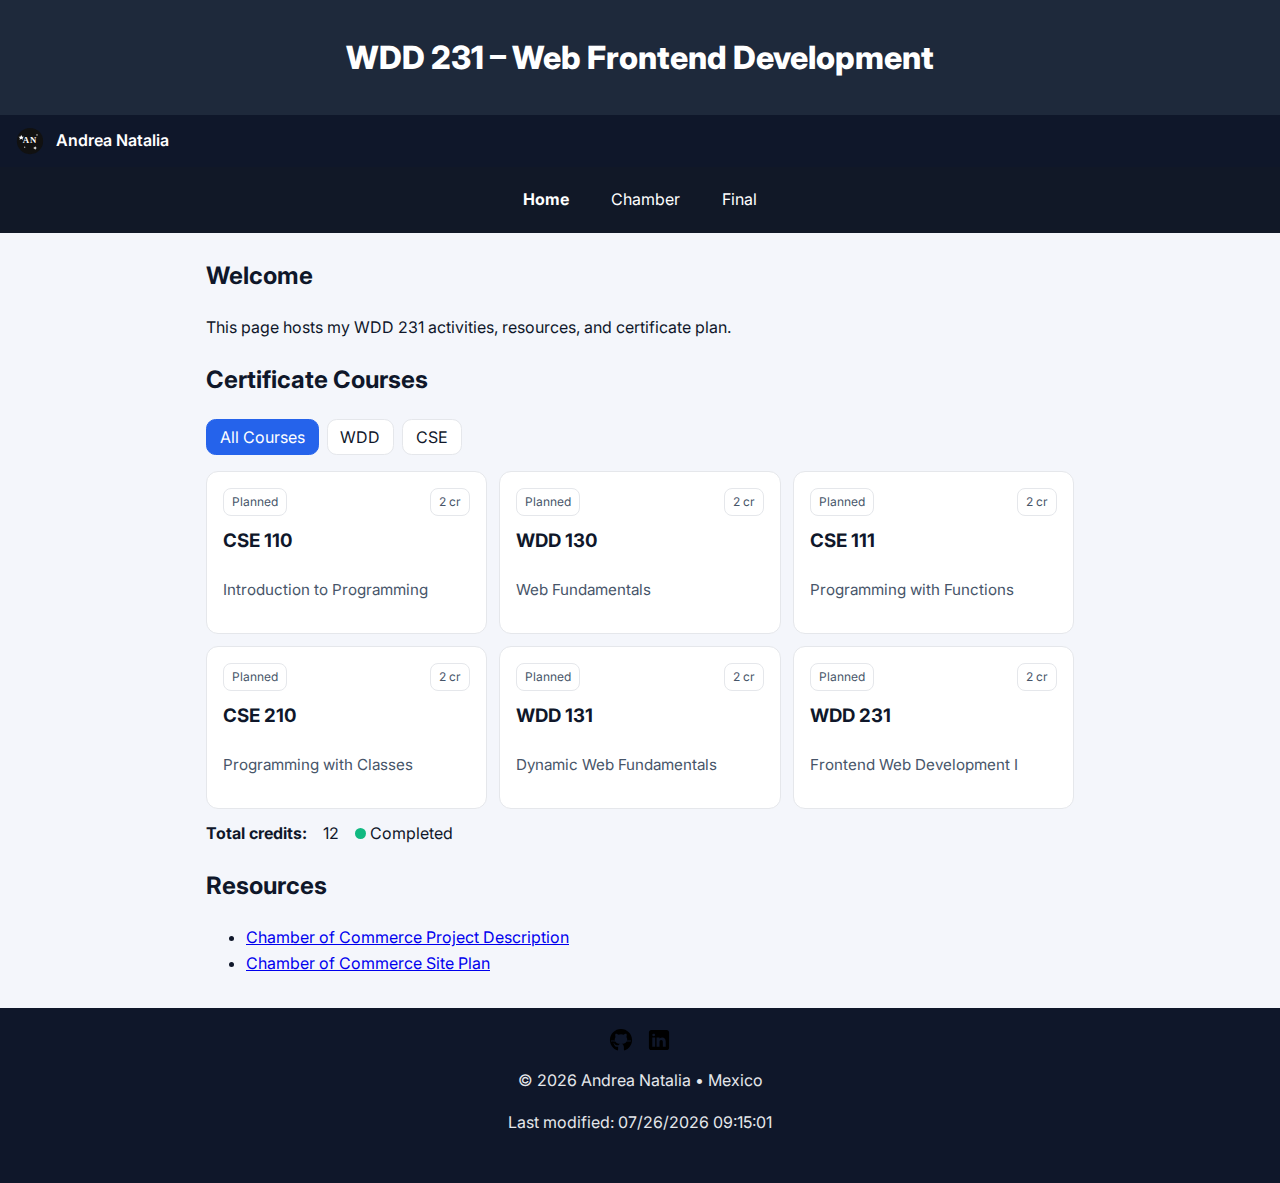
<file: index.html>
<!DOCTYPE html>
<html lang="en">
<head>
  <meta charset="utf-8">
  <meta name="viewport" content="width=device-width, initial-scale=1">
  <title>WDD 231 – Course Home Page</title>
  <meta name="description" content="WDD 231 course home page: activities, resources, and certificate courses.">
  <meta name="author" content="Andrea Natalia">

  <link rel="preconnect" href="https://fonts.gstatic.com" crossorigin>
  <link href="https://fonts.googleapis.com/css2?family=Inter:wght@400;600;800&display=swap" rel="stylesheet">

  <link rel="stylesheet" href="styles/normalize.css">
  <link rel="stylesheet" href="styles/small.css">
  <link rel="stylesheet" href="styles/larger.css">

  <script defer src="scripts/navigation.js"></script>
  <script defer src="scripts/date.js"></script>
  <script defer src="scripts/courses.js"></script>
  <script defer src="scripts/render-courses.js"></script>
</head>
<body>

  <header class="top-banner">
    <h1>WDD 231 – Web Frontend Development</h1>
  </header>

  <header class="site-header">
    <img src="images/logo.svg" alt="site logo" width="1" height="1" class="logo">
    <span class="site-name">Andrea Natalia</span>
    <button id="nav-button" class="hamburger" aria-label="navigation" aria-controls="primary-nav" aria-expanded="false"></button>
  </header>

  <nav id="primary-nav" class="navigation" aria-label="Primary">
    <ul>
      <li class="current"><a href="./" aria-current="page">Home</a></li>
      <li><a href="chamber/">Chamber</a></li>
      <li><a href="final/">Final</a></li>
    </ul>
  </nav>

  <main class="home-grid">
    <section class="hero block">
      <h2>Welcome</h2>
      <p>This page hosts my WDD 231 activities, resources, and certificate plan.</p>
    </section>

    <section class="courses block">
      <h2>Certificate Courses</h2>

      <div class="filters" role="group" aria-label="Filter courses by subject">
        <button class="filter-btn active" data-filter="all">All Courses</button>
        <button class="filter-btn" data-filter="WDD">WDD</button>
        <button class="filter-btn" data-filter="CSE">CSE</button>
      </div>

      <div id="course-list" class="course-list" aria-live="polite"></div>

      <div class="totals">
        <strong>Total credits:</strong> <span id="credit-total">0</span>
        <span class="legend"><span class="dot done"></span> Completed</span>
      </div>
    </section>

    <section class="resources block">
      <h2>Resources</h2>
      <ul>
        <li><a href="#" rel="noopener">Chamber of Commerce Project Description</a></li>
        <li><a href="#" rel="noopener">Chamber of Commerce Site Plan</a></li>
      </ul>
    </section>
  </main>

  <footer class="site-footer">
    <div class="social">
      <a href="https://github.com/andreanat" aria-label="GitHub"><img src="images/github.svg" alt="" width="32" height="32"></a>
      <a href="https://www.linkedin.com/" aria-label="LinkedIn"><img src="images/linkedin.svg" alt="" width="32" height="32"></a>
    </div>
    <p>© <span id="year"></span> Andrea Natalia • Mexico</p>
    <p id="lastModified"></p>
  </footer>

</body>
</html>
</file>
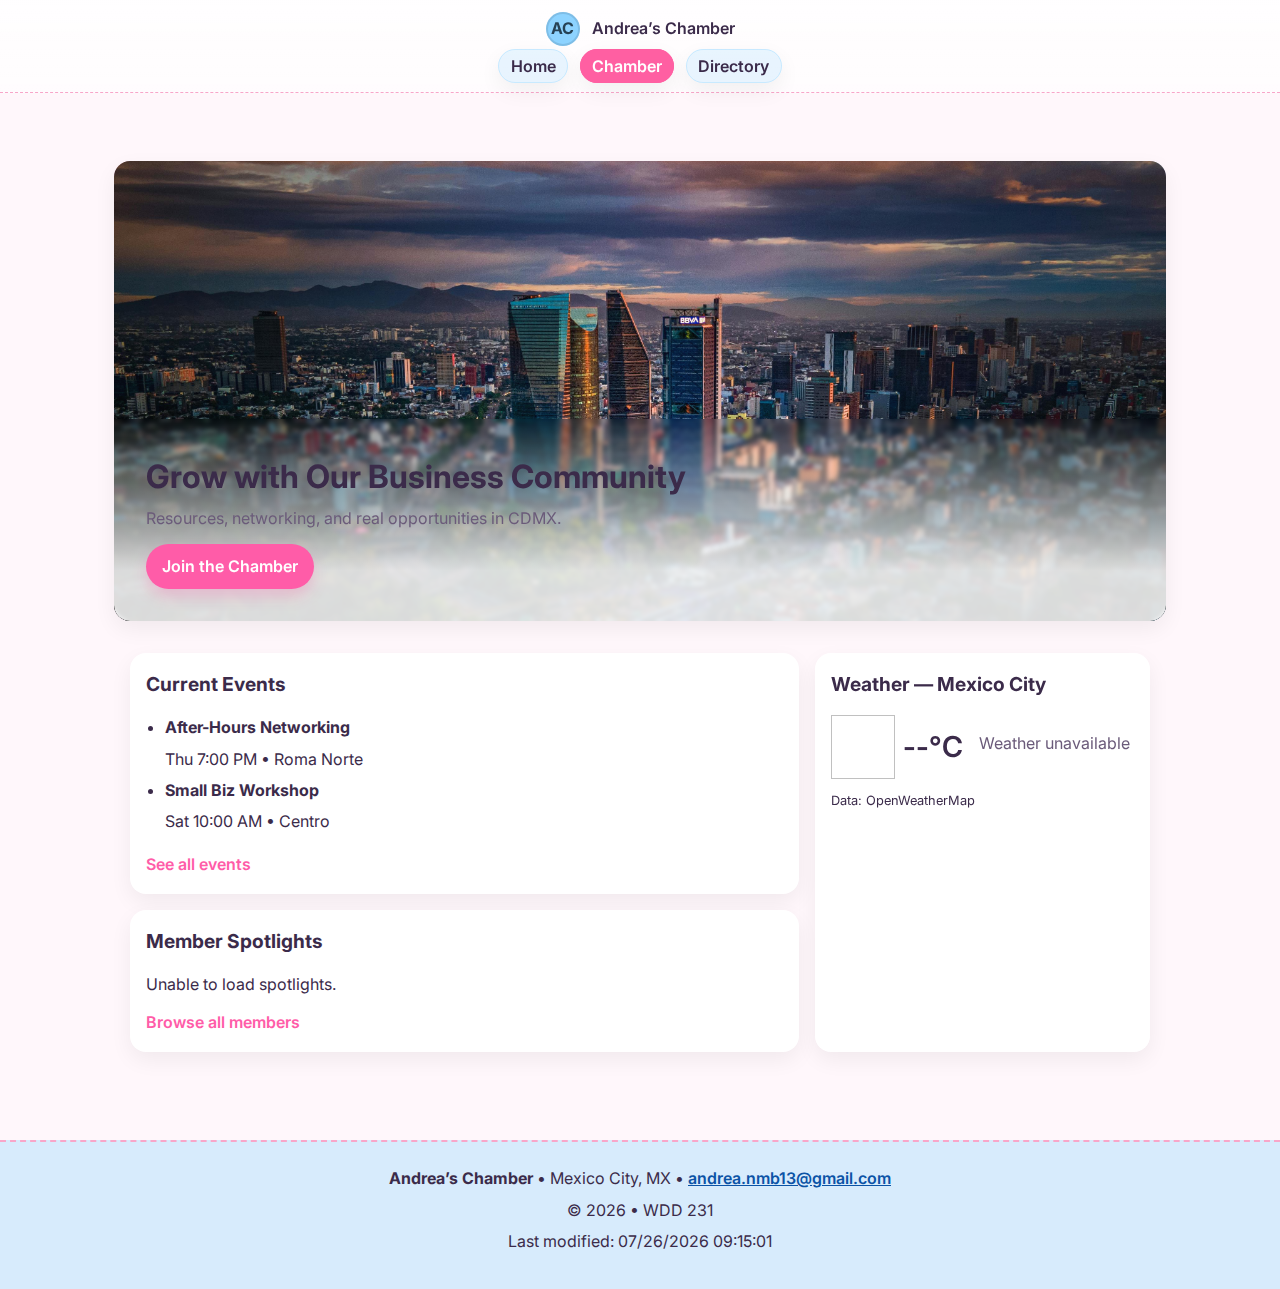
<file: chamber/index.html>
<!doctype html>
<html lang="en-US">
<head>
  <meta charset="UTF-8">
  <meta name="viewport" content="width=device-width,initial-scale=1.0">

  <title>Andrea’s Chamber — Home</title>
  <meta name="description" content="Welcome to Andrea’s Chamber of Commerce. Join local businesses, view events, check the weather, and see our featured members.">
  <meta name="author" content="Andrea Natalia">

  <link rel="icon" href="favicon.ico">
  <link rel="preconnect" href="https://fonts.googleapis.com">
  <link rel="preconnect" href="https://fonts.gstatic.com" crossorigin>
  <link href="https://fonts.googleapis.com/css2?family=Inter:wght@400;600&display=swap" rel="stylesheet">

  <link rel="stylesheet" href="../styles/normalize.css">
  <link rel="stylesheet" href="styles/directory.css">
  <link rel="stylesheet" href="styles/home.css">

  <meta property="og:title" content="Andrea’s Chamber — Home">
  <meta property="og:description" content="Business community in Mexico City. Events, weather, and featured members. Join today!">
  <meta property="og:image" content="images/og-cover.jpg">
  <meta property="og:url" content="https://andreanat.github.io/wdd231/chamber/">
  <meta property="og:type" content="website">
</head>

<body>
  <header class="site-header">
    <div class="brand">
      <a class="logo" href="../index.html" aria-label="Andrea’s Chamber Home">AC</a>
      <span class="brand-name">Andrea’s Chamber</span>
    </div>

    <nav class="main-nav" aria-label="Primary">
      <ul>
        <li><a href="../index.html">Home</a></li>
        <li><a href="index.html" aria-current="page">Chamber</a></li>
        <li><a href="directory.html">Directory</a></li>
      </ul>
    </nav>
  </header>

  <main id="main">
    <section class="hero" aria-label="Welcome banner">
      <img class="hero-img" src="images/hero.jpg" alt="Mexico City skyline at sunset" loading="eager" decoding="async">
      <div class="hero-content">
        <h1>Grow with Our Business Community</h1>
        <p>Resources, networking, and real opportunities in CDMX.</p>
        <a class="cta" href="join.html" aria-label="Join the chamber">Join the Chamber</a>
      </div>
    </section>

    <section class="home-grid">
      <article class="card events" aria-labelledby="events-title">
        <h2 id="events-title">Current Events</h2>
        <ul class="events-list">
          <li>
            <h3>After-Hours Networking</h3>
            <p>Thu 7:00 PM • Roma Norte</p>
          </li>
          <li>
            <h3>Small Biz Workshop</h3>
            <p>Sat 10:00 AM • Centro</p>
          </li>
        </ul>
        <a class="more" href="events.html">See all events</a>
      </article>

      <article class="card weather" aria-labelledby="weather-title">
        <h2 id="weather-title">Weather — Mexico City</h2>
        <div class="current">
          <div class="temp-line">
            <img id="weather-icon" alt="" width="64" height="64">
            <p><span id="current-temp" aria-live="polite">--</span>°<span id="unit">C</span></p>
          </div>
          <p id="current-desc">—</p>
        </div>
        <div class="forecast" aria-label="3-day forecast">
        </div>
        <small class="weather-note">Data: OpenWeatherMap</small>
      </article>

      <article class="card spotlights" aria-labelledby="spot-title">
        <h2 id="spot-title">Member Spotlights</h2>
        <div id="spotlight-wrap" class="spotlight-wrap" aria-live="polite">
        </div>
        <a class="more" href="directory.html">Browse all members</a>
      </article>
    </section>
  </main>

  <footer class="site-footer">
    <p><strong>Andrea’s Chamber</strong> • Mexico City, MX •
      <a href="mailto:andrea.nmb13@gmail.com">andrea.nmb13@gmail.com</a>
    </p>
    <p id="copyright"></p>
    <p id="lastModified"></p>
  </footer>

  <script type="module" src="scripts/home.js"></script>
</body>
</html>
</file>
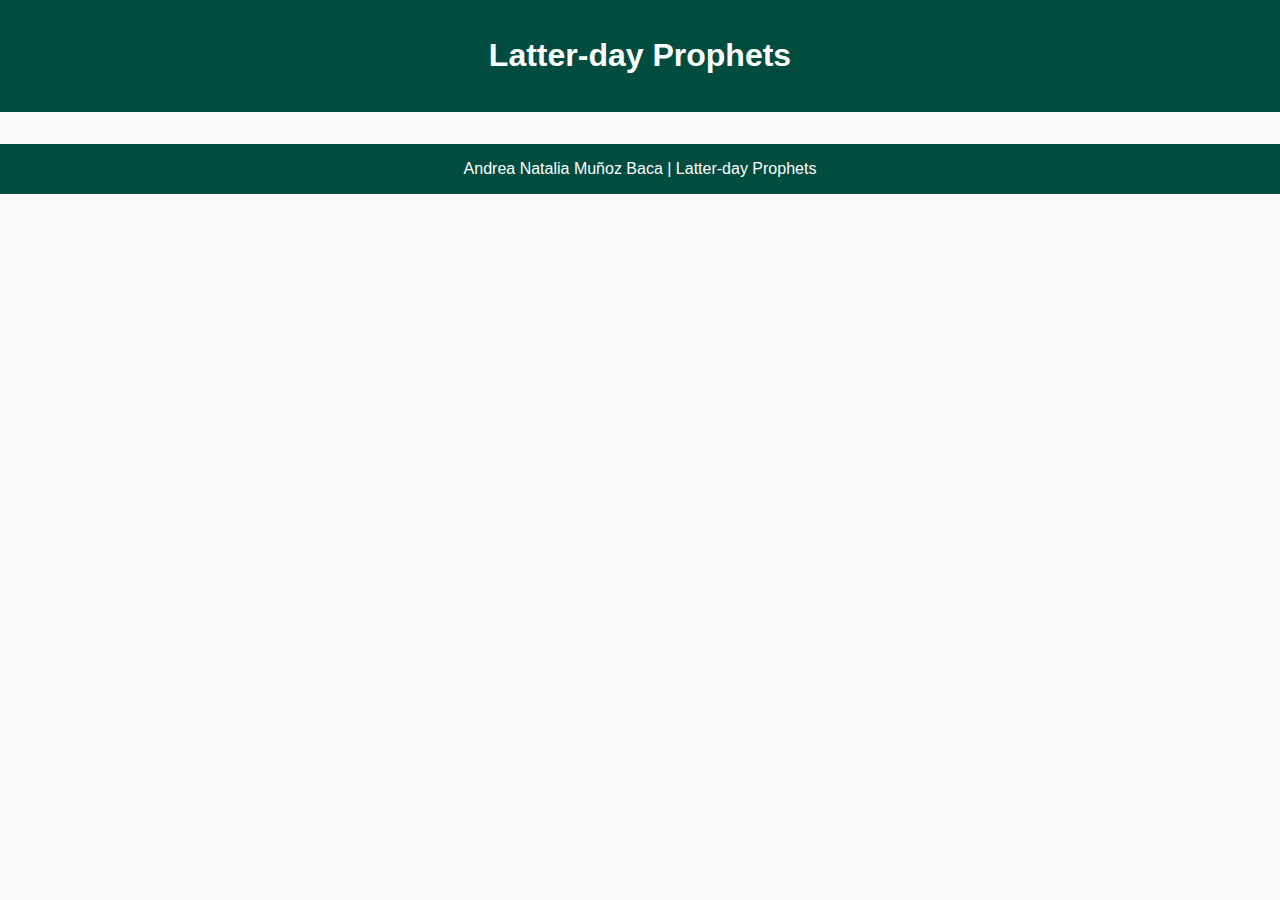
<file: prophets.html>
<!DOCTYPE html>
<html lang="en">
<head>
  <meta charset="UTF-8">
  <meta name="viewport" content="width=device-width, initial-scale=1.0">
  <title>Latter-day Prophets</title>
  <link rel="stylesheet" href="styles/prophets.css">
  <script src="scripts/prophets.js" defer></script>
</head>
<body>
  <header>
    <h1>Latter-day Prophets</h1>
  </header>

  <main>
    <div id="cards"></div>
  </main>

  <footer>
    Andrea Natalia Muñoz Baca | Latter-day Prophets
  </footer>
</body>
</html>
</file>
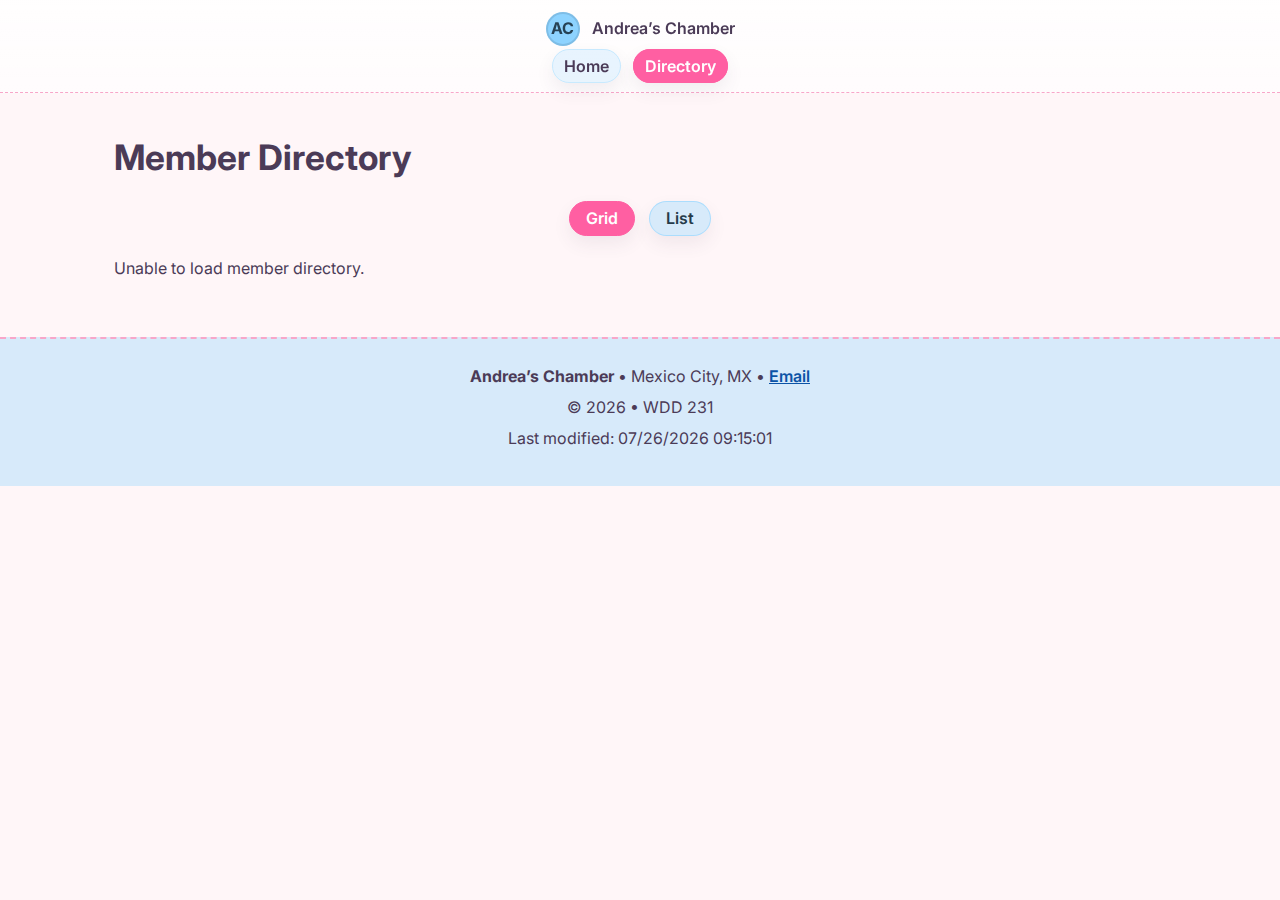
<file: chamber/directory.html>
<!doctype html>
<html lang="en-US">
<head>
  <meta charset="UTF-8">
  <meta name="viewport" content="width=device-width,initial-scale=1.0">

  <title>Chamber Directory — Andrea's Chamber</title>
  <meta name="description" content="Local chamber of commerce member directory with grid and list views. Find websites, phone numbers, and locations for member businesses.">
  <meta name="author" content="Andrea Natalia">

  <link rel="icon" href="favicon.ico">

  <link rel="preconnect" href="https://fonts.googleapis.com">
  <link rel="preconnect" href="https://fonts.gstatic.com" crossorigin>
  <link href="https://fonts.googleapis.com/css2?family=Inter:wght@400;600&display=swap" rel="stylesheet">

  <link rel="stylesheet" href="../styles/normalize.css">
  <link rel="stylesheet" href="styles/directory.css">

  <meta property="og:title" content="Andrea's Chamber | Member Directory">
  <meta property="og:description" content="Browse our chamber member directory. Toggle grid/list view, visit websites, and contact local businesses.">
  <meta property="og:image" content="images/og-cover.jpg">
  <meta property="og:url" content="https://andreanat.github.io/wdd231/chamber/directory.html">
  <meta property="og:type" content="website">
</head>

<body>
  <header class="site-header">
    <div class="brand">
      <a href="../index.html" class="logo" aria-label="Andrea’s Chamber Home">AC</a>
      <span class="brand-name">Andrea’s Chamber</span>
    </div>

    <nav class="main-nav" aria-label="Primary">
      <ul>
        <li><a href="../index.html">Home</a></li>
        <li><a href="directory.html" aria-current="page">Directory</a></li>
      </ul>
    </nav>
  </header>

  <main>
    <h1>Member Directory</h1>

    <div class="view-toggle" role="group" aria-label="View options">
      <button id="btnGrid" type="button" aria-pressed="true">Grid</button>
      <button id="btnList" type="button" aria-pressed="false">List</button>
    </div>

    <div id="cards" aria-live="polite"></div>
  </main>

  <footer class="site-footer">
    <p><strong>Andrea’s Chamber</strong> • Mexico City, MX •
      <a href="mailto:andrea.nmb13@gmail.com" aria-label="Email Andrea">Email</a>
    </p>
    <p id="copyright"></p>
    <p id="lastModified"></p>
  </footer>

  <!-- IMPORTANT: load the chamber JS, not the root one -->
  <script src="scripts/directory.js" defer></script>
</body>
</html>
</file>
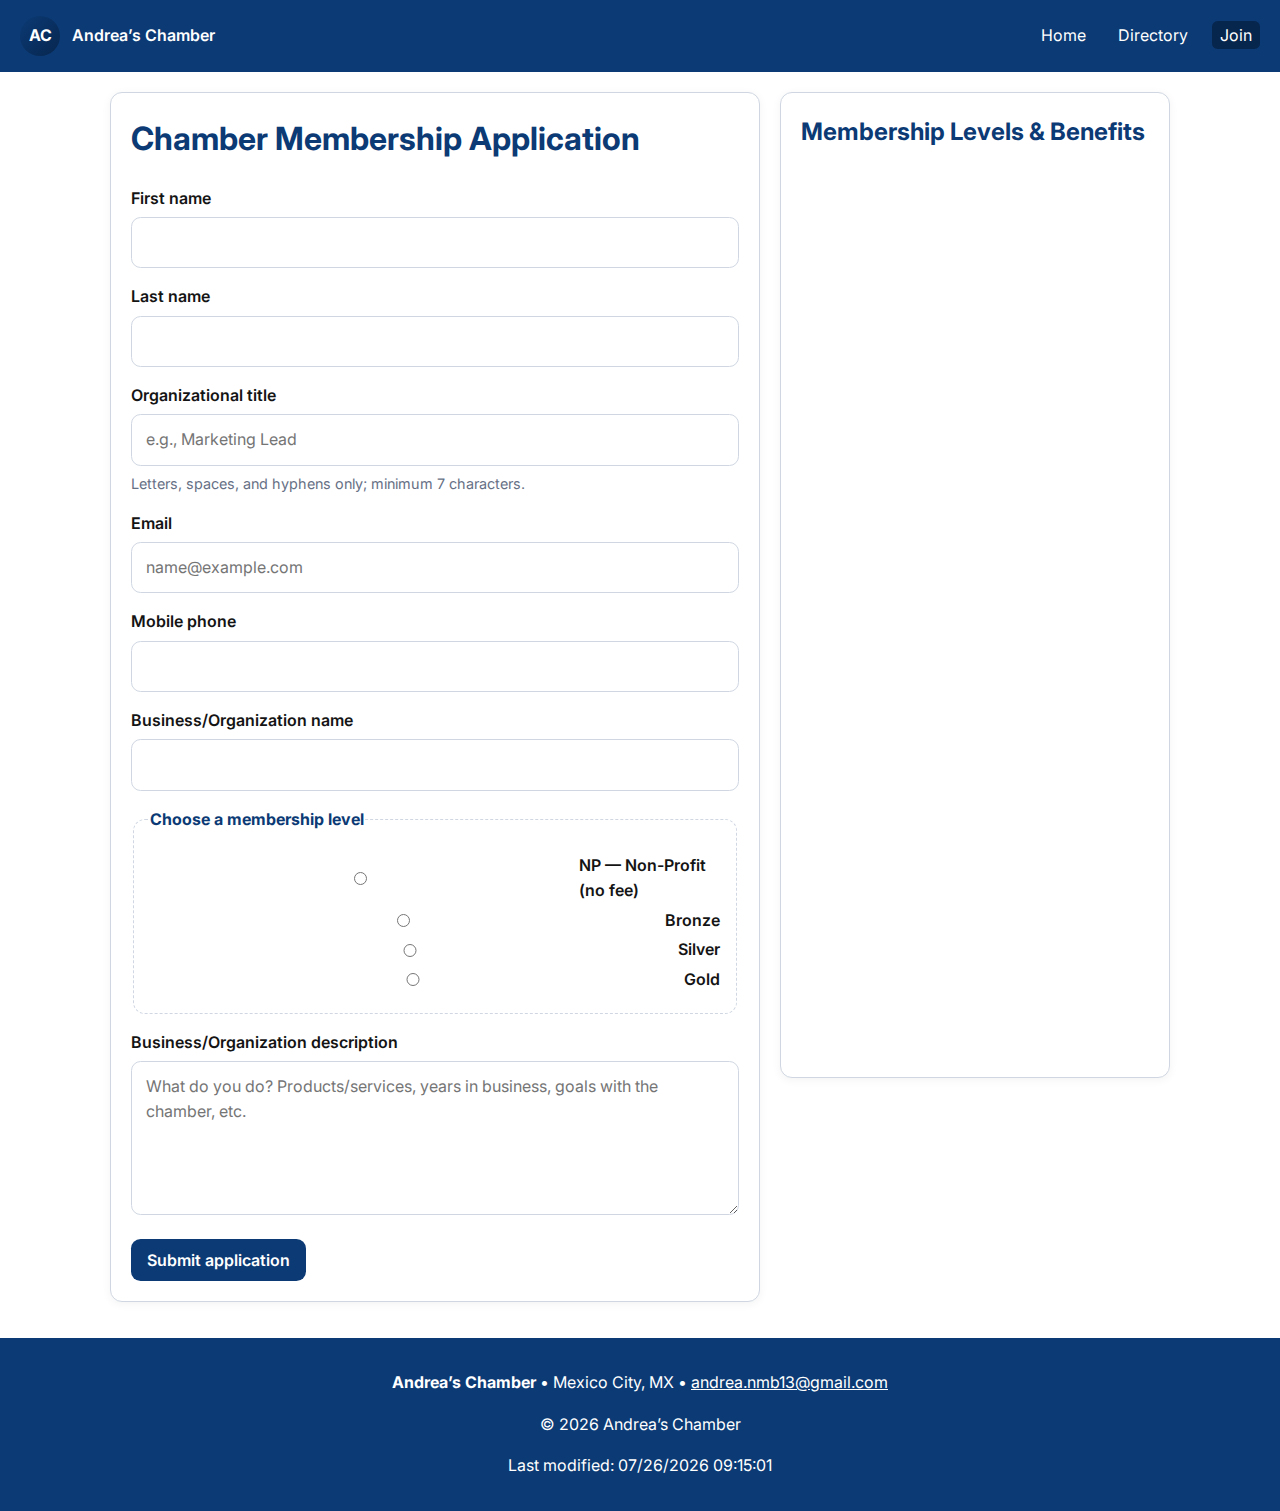
<file: chamber/join.html>
<!doctype html>
<html lang="en-US">
<head>
  <meta charset="utf-8">
  <meta name="viewport" content="width=device-width, initial-scale=1">
  <title>Join the Chamber — Andrea’s Chamber</title>
  <meta name="description" content="Apply to join Andrea’s Chamber. Choose a membership level and submit your organization details.">
  <meta name="author" content="Andrea Natalia">

  <link rel="icon" href="favicon.ico">
  <meta property="og:title" content="Join the Chamber — Andrea’s Chamber">
  <meta property="og:description" content="Become a member and grow with our local business community.">
  <meta property="og:url" content="https://andreanat.github.io/wdd231/chamber/join.html">
  <meta property="og:type" content="website">

  <link rel="preconnect" href="https://fonts.googleapis.com">
  <link rel="preconnect" href="https://fonts.gstatic.com" crossorigin>
  <link href="https://fonts.googleapis.com/css2?family=Inter:wght@400;600&display=swap" rel="stylesheet">

  <link rel="stylesheet" href="../styles/normalize.css">
  <link rel="stylesheet" href="styles/join.css">
</head>
<body>
  <header class="site-header">
    <div class="brand">
      <a class="logo" href="../index.html" aria-label="Andrea’s Chamber Home">AC</a>
      <span class="brand-name">Andrea’s Chamber</span>
    </div>
    <nav class="main-nav" aria-label="Primary">
      <ul>
        <li><a href="../index.html">Home</a></li>
        <li><a href="directory.html">Directory</a></li>
        <li class="current"><a href="join.html" aria-current="page">Join</a></li>
      </ul>
    </nav>
  </header>

  <main class="grid">
    <section class="apply">
      <h1>Chamber Membership Application</h1>

      <form id="joinForm" method="get" action="thankyou.html" novalidate>

        <label>
          <span>First name</span>
          <input
            type="text"
            name="firstName"
            title="Enter your given (first) name"
            autocomplete="given-name"
            required>
        </label>

        <label>
          <span>Last name</span>
          <input
            type="text"
            name="lastName"
            title="Enter your family (last) name"
            autocomplete="family-name"
            required>
        </label>

        <label>
          <span>Organizational title</span>
          <input
            type="text"
            name="orgTitle"
            title="Your title in the organization (letters, hyphens, and spaces; at least 7 characters)"
            autocomplete="organization-title"
            pattern="[A-Za-z \-]{7,}"
            placeholder="e.g., Marketing Lead"
          >
          <small class="hint">Letters, spaces, and hyphens only; minimum 7 characters.</small>
        </label>

        <label>
          <span>Email</span>
          <input
            type="email"
            name="email"
            title="Enter a valid email address"
            autocomplete="email"
            placeholder="name@example.com"
            required>
        </label>

        <label>
          <span>Mobile phone</span>
          <input
            type="tel"
            name="mobile"
            title="Enter your mobile number"
            autocomplete="tel"
            inputmode="tel"
            required>
        </label>

        <label>
          <span>Business/Organization name</span>
          <input
            type="text"
            name="organization"
            title="Enter your organization name"
            autocomplete="organization"
            required>
        </label>

        <fieldset class="levels">
          <legend>Choose a membership level</legend>

          <label class="level-option">
            <input type="radio" name="membership" value="NP" required>
            <span>NP — Non-Profit (no fee)</span>
          </label>

          <label class="level-option">
            <input type="radio" name="membership" value="Bronze">
            <span>Bronze</span>
          </label>

          <label class="level-option">
            <input type="radio" name="membership" value="Silver">
            <span>Silver</span>
          </label>

          <label class="level-option">
            <input type="radio" name="membership" value="Gold">
            <span>Gold</span>
          </label>
        </fieldset>

        <label>
          <span>Business/Organization description</span>
          <textarea
            name="description"
            title="Describe your organization"
            rows="5"
            autocomplete="off"
            placeholder="What do you do? Products/services, years in business, goals with the chamber, etc."></textarea>
        </label>

        <input type="hidden" name="timestamp" id="timestamp">

        <div class="actions">
          <button type="submit" class="btn">Submit application</button>
        </div>
      </form>
    </section>

    <aside class="benefits">
      <h2>Membership Levels & Benefits</h2>

      <div class="cards">
        <article class="benefit-card fadein" style="--d:0s">
          <h3>NP — Non-Profit</h3>
          <p>Free membership for registered non-profits. Essential visibility & community access.</p>
          <button class="link-btn" data-open="dlg-np" type="button">View benefits</button>
        </article>

        <article class="benefit-card fadein" style="--d:.1s">
          <h3>Bronze</h3>
          <p>Starter plan for small businesses ready to connect and grow.</p>
          <button class="link-btn" data-open="dlg-bronze" type="button">View benefits</button>
        </article>

        <article class="benefit-card fadein" style="--d:.2s">
          <h3>Silver</h3>
          <p>Amplified promotion and event discounts to boost your reach.</p>
          <button class="link-btn" data-open="dlg-silver" type="button">View benefits</button>
        </article>

        <article class="benefit-card fadein" style="--d:.3s">
          <h3>Gold</h3>
          <p>Premium visibility, spotlight placement, and highest tier perks.</p>
          <button class="link-btn" data-open="dlg-gold" type="button">View benefits</button>
        </article>
      </div>
    </aside>

    <dialog id="dlg-np" aria-labelledby="np-title">
      <button class="modal-close" data-close type="button" aria-label="Close">✕</button>
      <h3 id="np-title">NP — Non-Profit Benefits</h3>
      <ul>
        <li>Free listing in the directory</li>
        <li>Access to community events calendar</li>
        <li>Monthly newsletter mention (rotating)</li>
      </ul>
      <button class="btn" data-close type="button">Close</button>
    </dialog>

    <dialog id="dlg-bronze" aria-labelledby="bronze-title">
      <button class="modal-close" data-close type="button" aria-label="Close">✕</button>
      <h3 id="bronze-title">Bronze Benefits</h3>
      <ul>
        <li>All NP benefits</li>
        <li>Ribbon-cutting photo share</li>
        <li>5% event discount</li>
        <li>Social media welcome post</li>
      </ul>
      <button class="btn" data-close type="button">Close</button>
    </dialog>

    <dialog id="dlg-silver" aria-labelledby="silver-title">
      <button class="modal-close" data-close type="button" aria-label="Close">✕</button>
      <h3 id="silver-title">Silver Benefits</h3>
      <ul>
        <li>All Bronze benefits</li>
        <li>Homepage spotlight (rotating)</li>
        <li>10% event discount</li>
        <li>Job board priority</li>
      </ul>
      <button class="btn" data-close type="button">Close</button>
    </dialog>

    <dialog id="dlg-gold" aria-labelledby="gold-title">
      <button class="modal-close" data-close type="button" aria-label="Close">✕</button>
      <h3 id="gold-title">Gold Benefits</h3>
      <ul>
        <li>All Silver benefits</li>
        <li>Permanent spotlight placement</li>
        <li>20% event discount</li>
        <li>Featured newsletter story</li>
      </ul>
      <button class="btn" data-close type="button">Close</button>
    </dialog>

  </main>

  <footer class="site-footer">
    <p><strong>Andrea’s Chamber</strong> • Mexico City, MX •
      <a href="mailto:andrea.nmb13@gmail.com">andrea.nmb13@gmail.com</a>
    </p>
    <p id="copyright"></p>
    <p id="lastModified"></p>
  </footer>

  <script src="scripts/join.js" defer></script>
</body>
</html>
</file>
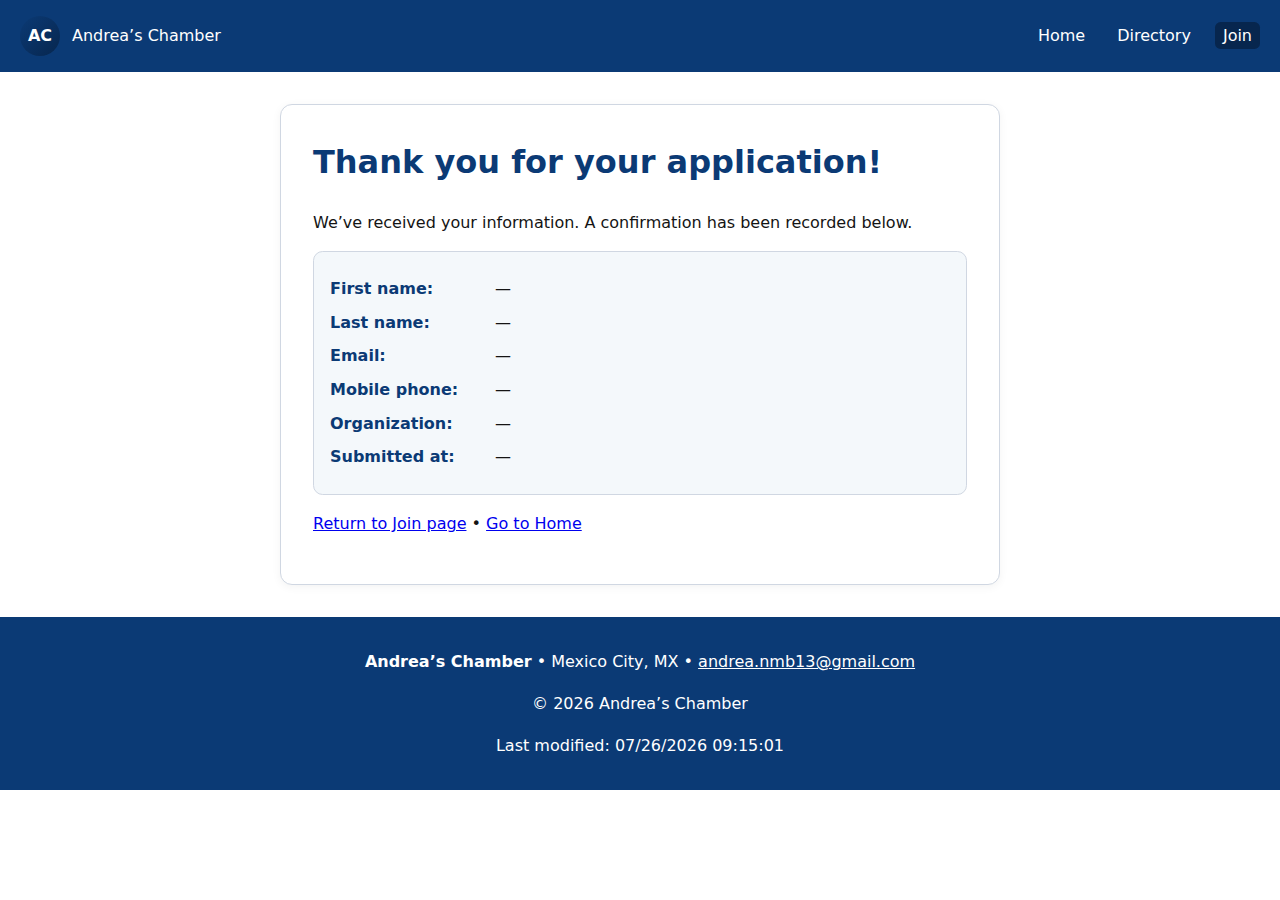
<file: chamber/thankyou.html>
<!doctype html>
<html lang="en-US">
<head>
  <meta charset="utf-8">
  <meta name="viewport" content="width=device-width, initial-scale=1">
  <title>Thank You — Andrea’s Chamber</title>
  <meta name="description" content="Thank you for applying to join Andrea’s Chamber. Here is a copy of your submission.">
  <meta name="author" content="Andrea Natalia">
  <link rel="icon" href="favicon.ico">

  <link rel="stylesheet" href="../styles/normalize.css">
  <link rel="stylesheet" href="styles/thankyou.css">
</head>
<body>
  <header class="site-header">
    <div class="brand">
      <a class="logo" href="../index.html" aria-label="Andrea’s Chamber Home">AC</a>
      <span class="brand-name">Andrea’s Chamber</span>
    </div>
    <nav class="main-nav" aria-label="Primary">
      <ul>
        <li><a href="../index.html">Home</a></li>
        <li><a href="directory.html">Directory</a></li>
        <li class="current"><a href="join.html">Join</a></li>
      </ul>
    </nav>
  </header>

  <main class="block">
    <h1>Thank you for your application! </h1>
    <p>We’ve received your information. A confirmation has been recorded below.</p>

    <div id="submission-data" aria-live="polite">
    </div>

    <p><a href="join.html">Return to Join page</a> • <a href="../index.html">Go to Home</a></p>
  </main>

  <footer class="site-footer">
    <p><strong>Andrea’s Chamber</strong> • Mexico City, MX •
      <a href="mailto:andrea.nmb13@gmail.com">andrea.nmb13@gmail.com</a>
    </p>
    <p id="copyright"></p>
    <p id="lastModified"></p>
  </footer>

  <script src="scripts/thankyou.js" defer></script>
</body>
</html>
</file>
<file: styles/small.css>
:root{
  --ink:#0f172a;
  --muted:#475569;
  --bg:#f4f6fb;
  --card:#ffffff;
  --line:#e5e7eb;
  --accent:#2563eb;
  --ok:#10b981;
}

*{box-sizing:border-box}
body{
  margin:0;
  font-family:Inter,system-ui,Segoe UI,Roboto,Helvetica,Arial,sans-serif;
  color:var(--ink);
  background:var(--bg);
  line-height:1.6;
}

.top-banner{
  background:#1e293b;
  color:#fff;
  text-align:center;
  padding:2rem 1rem;
}
.top-banner h1{margin:0;font-weight:800}

.site-header{
  display:grid;
  grid-template-columns:24px auto 44px;
  align-items:center;
  gap:.75rem;
  padding:.75rem 1rem;
  background:#0f172a;
  color:#fff;
}
.logo{width:24px;height:24px;object-fit:contain}
.site-name{font-weight:600}

.hamburger{width:44px;height:44px;border:0;background:transparent;color:#fff;display:grid;place-items:center;cursor:pointer}
.hamburger::before{content:"\2630";font-size:1.25rem}
.hamburger.show::before{content:"\00D7"}

.navigation{display:none;background:#111827}
.navigation.show{display:block}
.navigation ul{list-style:none;margin:0;padding:.25rem .5rem;display:grid;gap:.25rem}
.navigation a{display:block;padding:.75rem 1rem;color:#fff;text-decoration:none;border-radius:8px}
.navigation a:hover{background:#334155}
.navigation .current>a,
.navigation a[aria-current="page"]{font-weight:700}

main{max-width:900px;margin:1.5rem auto;padding:0 1rem}
.section.block{background:var(--card);border:1px solid var(--line);border-radius:12px;padding:1rem;margin:.75rem 0}

.filters{display:flex;gap:.5rem;flex-wrap:wrap;margin:.5rem 0 1rem}
.filter-btn{border:1px solid var(--line);background:#fff;color:var(--ink);padding:.5rem .8rem;border-radius:.6rem;cursor:pointer}
.filter-btn.active{background:var(--accent);color:#fff;border-color:var(--accent)}

.course-list{display:grid;grid-template-columns:1fr;gap:.75rem}
.course-card{background:#fff;border:1px solid var(--line);border-radius:12px;padding:1rem;display:grid;gap:.4rem}
.course-head{display:flex;justify-content:space-between;align-items:center}
.badge{font-size:.75rem;padding:.2rem .5rem;border-radius:.5rem;border:1px solid var(--line);color:var(--muted);background:#fff}
.badge.done{border-color:var(--ok);color:var(--ok)}
.course-title{margin:.25rem 0 0;font-weight:700}
.course-meta{color:var(--muted);font-size:.95rem}

.totals{display:flex;align-items:center;gap:1rem;margin-top:.75rem}
.dot{width:.7rem;height:.7rem;border-radius:999px;background:#cbd5e1;display:inline-block}
.dot.done{background:var(--ok)}

.site-footer{
  margin-top:2rem;padding:1.25rem 1rem 2rem;background:#0f172a;color:#e5e7eb;text-align:center
}
.site-footer .social{display:flex;justify-content:center;gap:14px;margin-bottom:.75rem}
.site-footer .social img{width:24px;height:24px;display:block}
</file>
<file: styles/larger.css>
@media (min-width: 800px){
  .hamburger{display:none}
  .navigation{display:block}
  .navigation ul{display:flex;justify-content:center;gap:.6rem;padding:.5rem}

  .site-header{grid-template-columns:28px auto 44px}
  .logo{width:28px;height:28px}

  .course-list{grid-template-columns:repeat(auto-fill,minmax(240px,1fr))}
}
</file>
<file: chamber/styles/directory.css>
:root{
  --bg: #fff6f8;             
  --ink: #4b3b57;             
  --muted: #6a5f74;
  --accent: #ff5fa2;        
  --accent-2: #8dd3ff;        
  --card: #ffffff;           
  --dash: #f8a6c9;            
  --shadow: 0 8px 18px rgba(75,59,87,.08);
  --radius-lg: 18px;
  --radius-sm: 12px;
  --space: clamp(16px, 2vw, 24px);
}

*{ box-sizing: border-box; }
html,body{ height:100%; }
html{ font-family: "Inter", system-ui, -apple-system, Segoe UI, Roboto, Arial, sans-serif; }
body{
  margin:0;
  color:var(--ink);
  background:var(--bg);
  line-height:1.6;
}

.site-header{
  position: sticky;
  top: 0;
  z-index: 10;
  background: linear-gradient(180deg, rgba(255,255,255,.85), rgba(255,255,255,.65));
  backdrop-filter: blur(6px);
  border-bottom: 1px dashed var(--dash);
}
.site-header .brand,
.site-header .main-nav ul{
  display:flex; align-items:center; gap:12px;
}
.site-header .brand{
  justify-content:center;
  padding: .75rem 1rem .5rem;
}
.logo{
  display:grid; place-items:center;
  width:34px; height:34px; border-radius:999px;
  background: var(--accent-2);
  color:#264255; text-decoration:none; font-weight:700;
  box-shadow: inset 0 0 0 2px rgba(38,66,85,.15);
}
.brand-name{ font-weight:600; }

.main-nav ul{
  list-style:none; gap:18px; justify-content:center;
  margin:0; padding: 0 0 .75rem;
}
.main-nav a{
  color:var(--ink); text-decoration:none; font-weight:600;
  padding:.35rem .7rem; border-radius:999px;
  background: rgba(141,211,255,.2);
  box-shadow: var(--shadow);
  border:1px solid rgba(141,211,255,.35);
}
.main-nav a[aria-current="page"]{
  background: var(--accent);
  border-color: var(--accent);
  color:#fff;
}

main{
  max-width: 1100px;
  margin: 0 auto;
  padding: calc(var(--space) * 1.5) var(--space) var(--space);
}
h1{
  font-size: clamp(1.6rem, 2vw + 1rem, 2.2rem);
  margin: 0 0 1rem 0;
}
p{ margin: .35rem 0; }

.view-toggle{
  display:flex; gap:14px; align-items:center; justify-content:center;
  margin: .5rem 0 1.25rem;
}
.view-toggle button{
  appearance:none; border:0; cursor:pointer;
  padding:.45rem 1rem; border-radius:999px;
  background: rgba(141,211,255,.35);
  border:1px solid rgba(141,211,255,.6);
  color:#263b4a; font-weight:600;
  box-shadow: var(--shadow);
}
.view-toggle button[aria-pressed="true"]{
  background: var(--accent);
  border-color: var(--accent);
  color:#fff;
}

#cards{
  display:grid;
  grid-template-columns: repeat(auto-fit, minmax(260px, 1fr));
  gap: clamp(16px, 2vw, 24px);
}

.member{
  background: var(--card);
  border: 2px dashed var(--dash);
  border-radius: var(--radius-lg);
  padding: 1.1rem;
  box-shadow: var(--shadow);
  display:flex; flex-direction:column; align-items:center; text-align:center;
  transition: transform .15s ease, box-shadow .15s ease;
}
.member:hover{ transform: translateY(-2px); box-shadow: 0 12px 22px rgba(75,59,87,.12); }

.member img{
  width:96px; height:96px; border-radius:999px; object-fit:cover;
  background: #eaf6ff; border:2px solid rgba(141,211,255,.6);
  box-shadow: 0 6px 12px rgba(141,211,255,.25);
  margin-top:.25rem;
}

.member h3{
  margin:.65rem 0 .25rem;
  font-size:1.05rem; line-height:1.25; font-weight:700;
}

.level{
  width:28px; height:28px; border-radius:999px;
  display:grid; place-items:center;
  font-size:.85rem; font-weight:700;
  margin:.15rem auto .25rem;
  color:#fff;
}
.level-1{ background:#7e9cff; }   
.level-2{ background:#6bc1ff; }  
.level-3{ background:#ff5fa2; }  

.member p{ color:var(--muted); }
.member .visit{
  margin-top:.5rem;
  display:inline-block;
  padding:.45rem .9rem;
  border-radius:999px;
  background: var(--accent);
  color:#fff; text-decoration:none; font-weight:700;
  box-shadow: var(--shadow);
}
.member .visit:focus-visible{ outline:3px solid #222; outline-offset:2px; }

#cards.list{ 
  grid-template-columns: 1fr; 
}
#cards.list .member{
  text-align:left; align-items:center;
  display:grid;
  grid-template-columns: 84px 1.2fr auto; 
  gap:14px;
  padding: .85rem 1rem;
}
#cards.list .member img{
  width:72px; height:72px; margin:0;
}
#cards.list .member h3{ margin:.1rem 0; }
#cards.list .level{ margin:0; justify-self:start; }
#cards.list .visit{ justify-self:end; }

.site-footer{
  margin-top: 2rem;
  background: rgba(141,211,255,.35);
  border-top: 2px dashed var(--dash);
  padding: 1.2rem var(--space) 1.8rem;
  text-align:center;
}
.site-footer a{ color:#0b53a6; font-weight:600; }

.main-nav ul,
header ul{ list-style:none; }
</file>
<file: chamber/styles/home.css>
:root{
  --bg: #fff7fb;
  --ink: #3b2b4a;
  --muted: #6b5b7a;
  --brand: #ff5ca8;
  --chip: #e7f2ff;
  --card: #ffffff;
  --ring: rgba(255,92,168,.25);
  --radius: 16px;
  --shadow: 0 8px 22px rgba(0,0,0,.06);
}

body{ background: var(--bg); color: var(--ink); font-family: Inter, system-ui, -apple-system, Segoe UI, Roboto, Arial, sans-serif; }

.hero{
  position: relative;
  border-radius: var(--radius);
  overflow: hidden;
  margin: clamp(1rem, 3vw, 2rem) auto;
  max-width: 1100px;
  min-height: 280px;
  background: linear-gradient(135deg,#ffd1e6, #cde9ff);
  box-shadow: var(--shadow);
}
.hero-img{
  width: 100%;
  height: 100%;
  object-fit: cover;
  display: block;
  aspect-ratio: 16/7;
  filter: contrast(.95) saturate(1.05);
}
.hero-content{
  position: absolute;
  inset: auto 0 0 0;
  padding: clamp(1rem,2.5vw,2rem);
  backdrop-filter: blur(2px);
  background: linear-gradient(180deg, rgba(255,255,255,0) 0%, rgba(255,255,255,.85) 75%);
}
.hero h1{ margin: 0 0 .25rem; font-weight: 700; font-size: clamp(1.4rem, 2.8vw, 2rem); }
.hero p{ margin: 0 0 .75rem; color: var(--muted); }
.cta{
  display: inline-block;
  background: var(--brand);
  color: #fff;
  padding: .6rem 1rem;
  border-radius: 999px;
  text-decoration: none;
  font-weight: 600;
  box-shadow: 0 8px 14px var(--ring);
}
.cta:focus-visible{ outline: 3px solid var(--ring); outline-offset: 2px; }

.home-grid{
  max-width: 1100px;
  margin: 0 auto 2rem;
  display: grid;
  gap: 1rem;
  grid-template-columns: 1fr;
  padding: 0 1rem;
}
.card{
  background: var(--card);
  border-radius: var(--radius);
  padding: 1rem;
  box-shadow: var(--shadow);
}
.card h2{ margin-top: 0; font-size: 1.2rem; }

.weather .current{
  display:flex; align-items:center; gap: 1rem; margin-bottom: .5rem;
}
.temp-line{ display:flex; align-items:center; gap:.5rem; font-size:1.8rem; font-weight:600; }
#current-desc{ color:var(--muted); margin: .25rem 0 .75rem; }
.forecast{ display:grid; grid-template-columns: repeat(3,1fr); gap:.5rem; }
.fore-day{
  background: var(--chip);
  border-radius: 12px;
  padding:.6rem;
  text-align:center;
  font-size:.9rem;
}

.spotlight-wrap{
  display:grid;
  grid-template-columns: 1fr;
  gap:.75rem;
}
.spot{
  display:grid;
  grid-template-columns: auto 1fr;
  gap:.75rem;
  align-items:center;
  padding:.6rem;
  border:1px dashed #ffd1e6;
  border-radius: 12px;
  background: #fffafc;
}
.spot img{ width:56px; height:56px; object-fit:cover; border-radius:50%; }
.spot h3{ margin:.1rem 0; font-size:1rem; }
.spot .meta{ color:var(--muted); font-size:.9rem; }

.events .events-list{ margin:0; padding-left: 1.2rem; }
.events .events-list h3{ margin:.25rem 0 0; font-size:1rem; }
.more{ display:inline-block; margin-top:.75rem; text-decoration:none; color:var(--brand); font-weight:600; }

@media (min-width: 760px){
  .home-grid{
    grid-template-columns: 2fr 1fr;
    grid-template-areas:
      "events weather"
      "spots  weather";
  }
  .events{ grid-area: events; }
  .spotlights{ grid-area: spots; }
  .weather{ grid-area: weather; position: sticky; top: 1rem; }
  .spotlight-wrap{ grid-template-columns: 1fr 1fr; }
}
</file>
<file: styles/prophets.css>
body {
  font-family: Arial, sans-serif;
  margin: 0;
  padding: 0;
  background: #fafafa;
  color: #333;
}

header, footer {
  text-align: center;
  background-color: #004d40;
  color: #fff;
  padding: 1rem;
}

main {
  padding: 1rem;
}

#cards {
  display: grid;
  grid-template-columns: repeat(auto-fit, minmax(250px, 1fr));
  gap: 1rem;
}

#cards section {
  background: #fff;
  border: 1px solid #ccc;
  border-radius: 8px;
  padding: 1rem;
  text-align: center;
  box-shadow: 0 2px 4px rgba(0,0,0,0.1);
}

#cards h2 {
  margin-top: 0;
}

#cards img {
  max-width: 100%;
  height: auto;
  border-radius: 4px;
}
</file>
<file: chamber/styles/join.css>
:root{
  --ink:#141414;
  --bg:#ffffff;
  --brand:#0b3a75;
  --brand-2:#ff2b70;
  --muted:#667085;
  --card:#f6f8fb;
  --ring:#d0d7e2;
}

*{box-sizing:border-box}
html,body{height:100%}
body{
  margin:0;
  font-family:Inter,system-ui,Arial,Helvetica,sans-serif;
  color:var(--ink);
  background:var(--bg);
  line-height:1.6;
}

.site-header{
  display:flex;align-items:center;justify-content:space-between;
  padding:1rem 1.25rem;background:var(--brand);color:#fff
}
.brand{display:flex;align-items:center;gap:.75rem}
.logo{
  display:grid;place-items:center;
  width:40px;height:40px;border-radius:50%;
  background:linear-gradient(135deg,var(--brand),#07264e);
  color:#fff;font-weight:700;text-decoration:none
}
.brand-name{font-weight:600}
.main-nav ul{list-style:none;margin:0;padding:0;display:flex;gap:1rem}
.main-nav a{
  color:#fff;text-decoration:none;padding:.25rem .5rem;border-radius:.35rem;
}
.current a,[aria-current="page"]{background:#07264e}

main.grid{
  display:grid;gap:1.25rem;
  grid-template-columns:1fr;
  padding:1.25rem;max-width:1100px;margin-inline:auto
}
.apply, .benefits{
  background:#fff;border:1px solid var(--ring);border-radius:.75rem;
  padding:1.25rem;
  box-shadow:0 2px 10px rgba(0,0,0,.05);
}
.apply h1{margin-top:0;color:var(--brand)}

form{display:grid;gap:1rem}
label{display:grid;gap:.35rem}
label span{font-weight:600}
input,textarea{
  width:100%;
  padding:.75rem .85rem;
  border:1px solid var(--ring);
  border-radius:.6rem;
  font:inherit;
}
input:focus,textarea:focus{outline:3px solid #c7e0ff;border-color:#7db6ff}
.hint{color:var(--muted);font-size:.9rem}

.levels{
  border:1px dashed var(--ring);
  border-radius:.75rem;
  padding:1rem;
}
.levels legend{font-weight:700;color:var(--brand)}
.level-option{display:flex;gap:.5rem;align-items:center;margin:.25rem 0}

.actions{margin-top:.5rem}
.btn{
  appearance:none;border:0;
  background:var(--brand);color:#fff;
  padding:.75rem 1rem;border-radius:.6rem;font-weight:600;
  cursor:pointer
}
.btn:hover{background:#07264e}

.benefits h2{margin-top:0;color:var(--brand)}
.cards{
  display:grid;gap:1rem;
  grid-template-columns:1fr;
}
.benefit-card{
  background:var(--card);
  border:1px solid var(--ring);
  border-radius:.75rem;padding:1rem
}
.link-btn{
  color:#fff;background:var(--brand-2);
  border:0;border-radius:.5rem;padding:.5rem .75rem;cursor:pointer;
  font-weight:600
}
.link-btn:hover{filter:brightness(.95)}

@keyframes popFade {
  0% {opacity:0; transform:translateY(10px) scale(.98)}
  100%{opacity:1; transform:translateY(0) scale(1)}
}
.fadein{
  opacity:0;animation:popFade .6s ease-out forwards;
  animation-delay:var(--d,0s);
}

dialog{
  border:0;border-radius:.75rem;padding:1rem 1.25rem;
  max-width:540px;width:clamp(280px,90vw,540px);
  box-shadow:0 20px 50px rgba(0,0,0,.25);
}
dialog h3{margin-top:0;color:var(--brand)}
.modal-close{
  position:absolute;right:.5rem;top:.5rem;
  background:#eee;border:0;border-radius:.4rem;width:32px;height:32px;cursor:pointer
}
::backdrop{background:rgba(0,0,0,.45)}

.site-footer{
  margin-top:1rem;text-align:center;padding:1rem;color:#fff;background:var(--brand)
}
.site-footer a{color:#fff}

@media (min-width: 860px){
  main.grid{
    grid-template-columns: 2fr 1.2fr;
    align-items:start
  }
  .cards{grid-template-columns:1fr}
}
</file>
<file: chamber/styles/thankyou.css>
:root{
  --ink:#141414; --bg:#ffffff; --brand:#0b3a75; --ring:#d0d7e2;
}

*{box-sizing:border-box}
body{margin:0;font-family:Inter,system-ui,Arial,Helvetica,sans-serif;color:var(--ink);background:var(--bg);line-height:1.6}

.site-header{
  display:flex;align-items:center;justify-content:space-between;
  padding:1rem 1.25rem;background:var(--brand);color:#fff
}
.brand{display:flex;align-items:center;gap:.75rem}
.logo{
  display:grid;place-items:center;width:40px;height:40px;border-radius:50%;
  background:linear-gradient(135deg,var(--brand),#07264e);color:#fff;text-decoration:none;font-weight:700
}
.main-nav ul{list-style:none;margin:0;padding:0;display:flex;gap:1rem}
.main-nav a{color:#fff;text-decoration:none;padding:.25rem .5rem;border-radius:.35rem}
.current a{background:#07264e}

main.block{
  max-width:720px;margin:2rem auto;background:#fff;padding:2rem;border-radius:.75rem;
  border:1px solid var(--ring);box-shadow:0 2px 10px rgba(0,0,0,.05)
}
main h1{margin-top:0;color:var(--brand)}

#submission-data{
  margin-top:1rem;padding:1rem;border:1px solid var(--ring);border-radius:.6rem;background:#f4f8fb
}
.submission-field{margin:.5rem 0}
.submission-field strong{display:inline-block;width:160px;color:var(--brand)}

.site-footer{
  text-align:center;margin-top:1rem;padding:1rem;background:var(--brand);color:#fff
}
.site-footer a{color:#fff}
</file>
